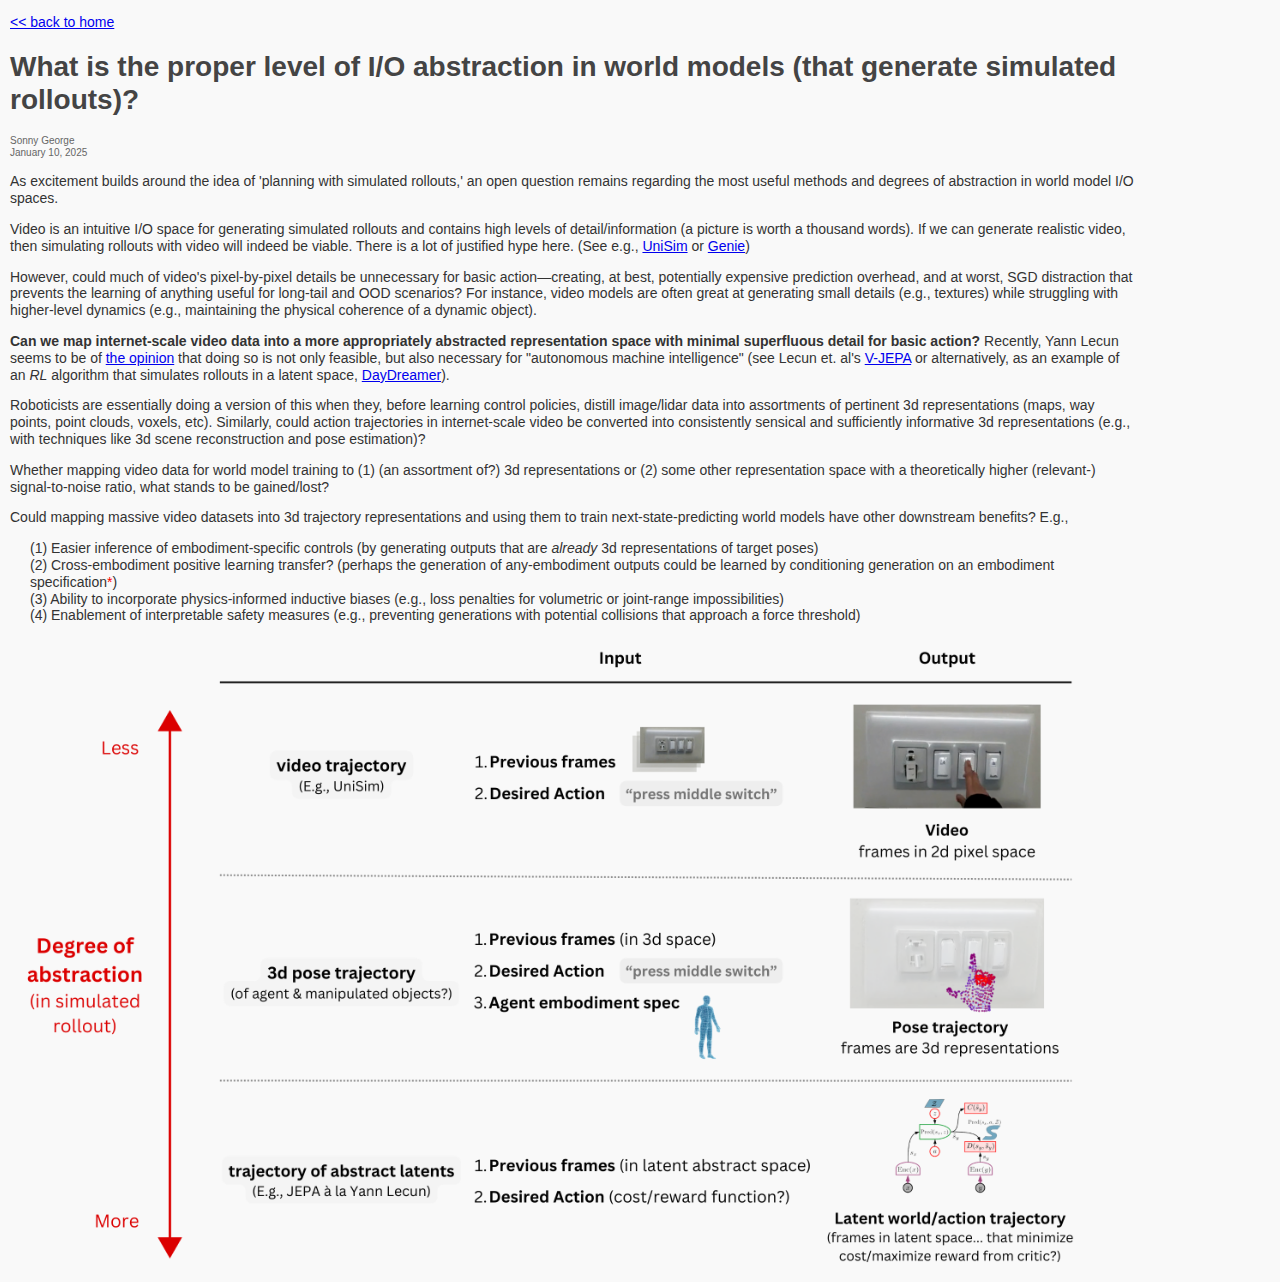
<file: blog/abstraction-in-world-models.html>
<!DOCTYPE html>
<html lang="en">
<head>
    <meta charset="UTF-8">
    <meta name="viewport" content="width=device-width, initial-scale=1.0">
    <title>What is the proper level of I/O abstraction in world models (that generate simulated rollouts)?</title>
    <style>
        body {
            font-family: Arial, sans-serif;
            font-size: 14px;
            line-height: 1.2;
            margin: 10px;
            padding: 0;
            background-color: #f9f9f9;
            color: #333;
            max-width: 88%;
        }
        h1 {
            color: #444;
        }
        .date {
            color: #666;
            font-size: x-small
        }
        img {
            max-width: 95%;
            height: auto;
        }
    </style>
</head>
<body>
    <article>
        <p><a href="../index.html"><< back to home</a></p>

        <h1>What is the proper level of I/O abstraction in world models (that generate simulated rollouts)?</h1>
        <p class="date">Sonny George<br>January 10, 2025</p>

        <p>As excitement builds around the idea of 'planning with simulated rollouts,' an open question remains regarding the most useful methods and degrees of abstraction in world model I/O spaces.</p>

        <p>Video is an intuitive I/O space for generating simulated rollouts and contains high levels of detail/information (a picture is worth a thousand words). If we can generate realistic video, then simulating rollouts with video will indeed be viable. There is a lot of justified hype here. (See e.g., <a href="https://universal-simulator.github.io/unisim/">UniSim</a> or <a href="https://sites.google.com/view/genie-2024/">Genie</a>)</p>

        <p>However, could much of video's pixel-by-pixel details be unnecessary for basic action—creating, at best, potentially expensive prediction overhead, and at worst, SGD distraction that prevents the learning of anything useful for long-tail and OOD scenarios? For instance, video models are often great at generating small details (e.g., textures) while struggling with higher-level dynamics (e.g., maintaining the physical coherence of a dynamic object).</p>

        <p><span style="font-weight: bold;">Can we map internet-scale video data into a more appropriately abstracted representation space with minimal superfluous detail for basic action?</span> Recently, Yann Lecun seems to be of <a href="https://openreview.net/pdf?id=BZ5a1r-kVsf">the opinion</a> that doing so is not only feasible, but also necessary for "autonomous machine intelligence" (see Lecun et. al's <a href="https://ai.meta.com/blog/v-jepa-yann-lecun-ai-model-video-joint-embedding-predictive-architecture/">V-JEPA</a> or alternatively, as an example of an <span style="font-style: italic;">RL</span> algorithm that simulates rollouts in a latent space, <a href="https://danijar.com/project/daydreamer/">DayDreamer</a>).</p>
            
        <p>Roboticists are essentially doing a version of this when they, before learning control policies, distill image/lidar data into assortments of pertinent 3d representations (maps, way points, point clouds, voxels, etc). Similarly, could action trajectories in internet-scale video be converted into consistently sensical and sufficiently informative 3d representations (e.g., with techniques like 3d scene reconstruction and pose estimation)?</p>

        <p>Whether mapping video data for world model training to (1) (an assortment of?) 3d representations or (2) some other representation space with a theoretically higher (relevant-) signal-to-noise ratio, what stands to be gained/lost?</p>
            
        <p>Could mapping massive video datasets into 3d trajectory representations and using them to train next-state-predicting world models have other downstream benefits? E.g.,</p>
            <p style="margin:5px;margin-left:20px">(1) Easier inference of embodiment-specific controls (by generating outputs that are <span style="font-style: italic;">already</span> 3d representations of target poses)
            <br>(2) Cross-embodiment positive learning transfer? (perhaps the generation of any-embodiment outputs could be learned by conditioning generation on an embodiment specification<span style="color: red;">*</span>)
            <br>(3) Ability to incorporate physics-informed inductive biases (e.g., loss penalties for volumetric or joint-range impossibilities)
            <br>(4) Enablement of interpretable safety measures (e.g., preventing generations with potential collisions that approach a force threshold)
            </p>
        
        <p style="margin: 20px;"></p>
        <img src="../assets/imgs/diagram_of_abstraction_levels_for_world_models.png" alt="Diagram of abstraction levels for world models">
    </article>
</body>
</html>
</file>
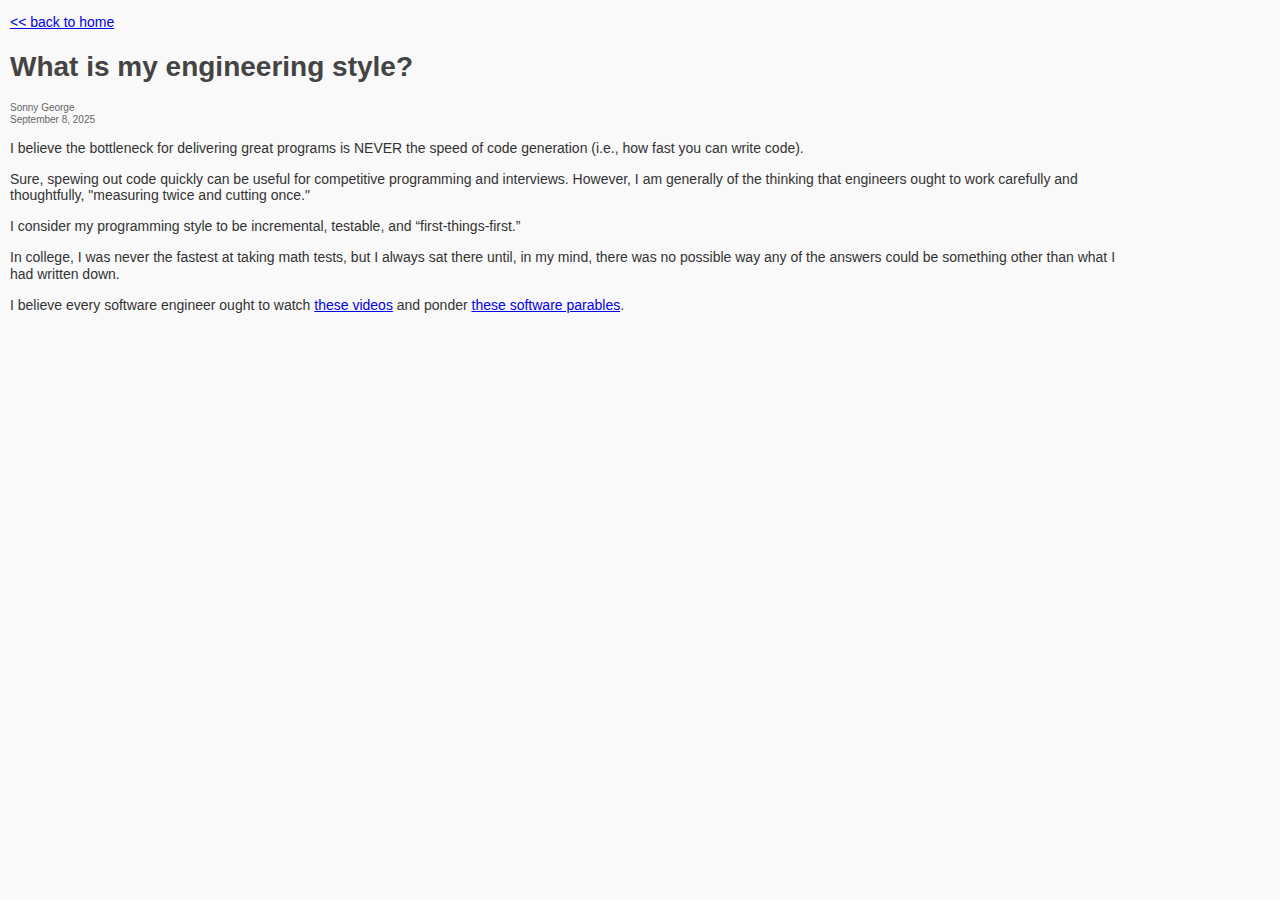
<file: blog/engineering-style.html>
<!DOCTYPE html>
<html lang="en">
<head>
    <meta charset="UTF-8">
    <meta name="viewport" content="width=device-width, initial-scale=1.0">
    <title>Engineering Style</title>
    <style>
        body {
            font-family: Arial, sans-serif;
            font-size: 14px;
            line-height: 1.2;
            margin: 10px;
            padding: 0;
            background-color: #f9f9f9;
            color: #333;
            max-width: 88%;
        }
        h1 {
            color: #444;
        }
        .date {
            color: #666;
            font-size: x-small
        }
        img {
            max-width: 95%;
            height: auto;
        }
    </style>
</head>
<body>
    <article>
        <p><a href="../index.html"><< back to home</a></p>

        <h1>What is my engineering style?</h1>
        <p class="date">Sonny George<br>September 8, 2025</p>
        
        <p>I believe the bottleneck for delivering great programs is NEVER the speed of code generation (i.e., how fast you can write code).</p>
        
        <p>Sure, spewing out code quickly can be useful for competitive programming and interviews. However, I am generally of the thinking that engineers ought to work carefully and thoughtfully, "measuring twice and cutting once." </p>

        <p>I consider my programming style to be incremental, testable, and “first-things-first.”</p>
            
        <p>In college, I was never the fastest at taking math tests, but I always sat there until, in my mind, there was no possible way any of the answers could be something other than what I had written down.</p>

        <p>I believe every software engineer ought to watch <a href="https://youtube.com/playlist?list=PL0OYeOMIdYHLQtC1_gYKgIxeIpAdlcaCS&feature=shared">these videos</a> and ponder <a href="https://gist.github.com/tooolbox/7e5f8afc32589007b5f41e1921b7ffb3">these software parables</a>.</p>
    </article>
</body>
</html>
</file>
